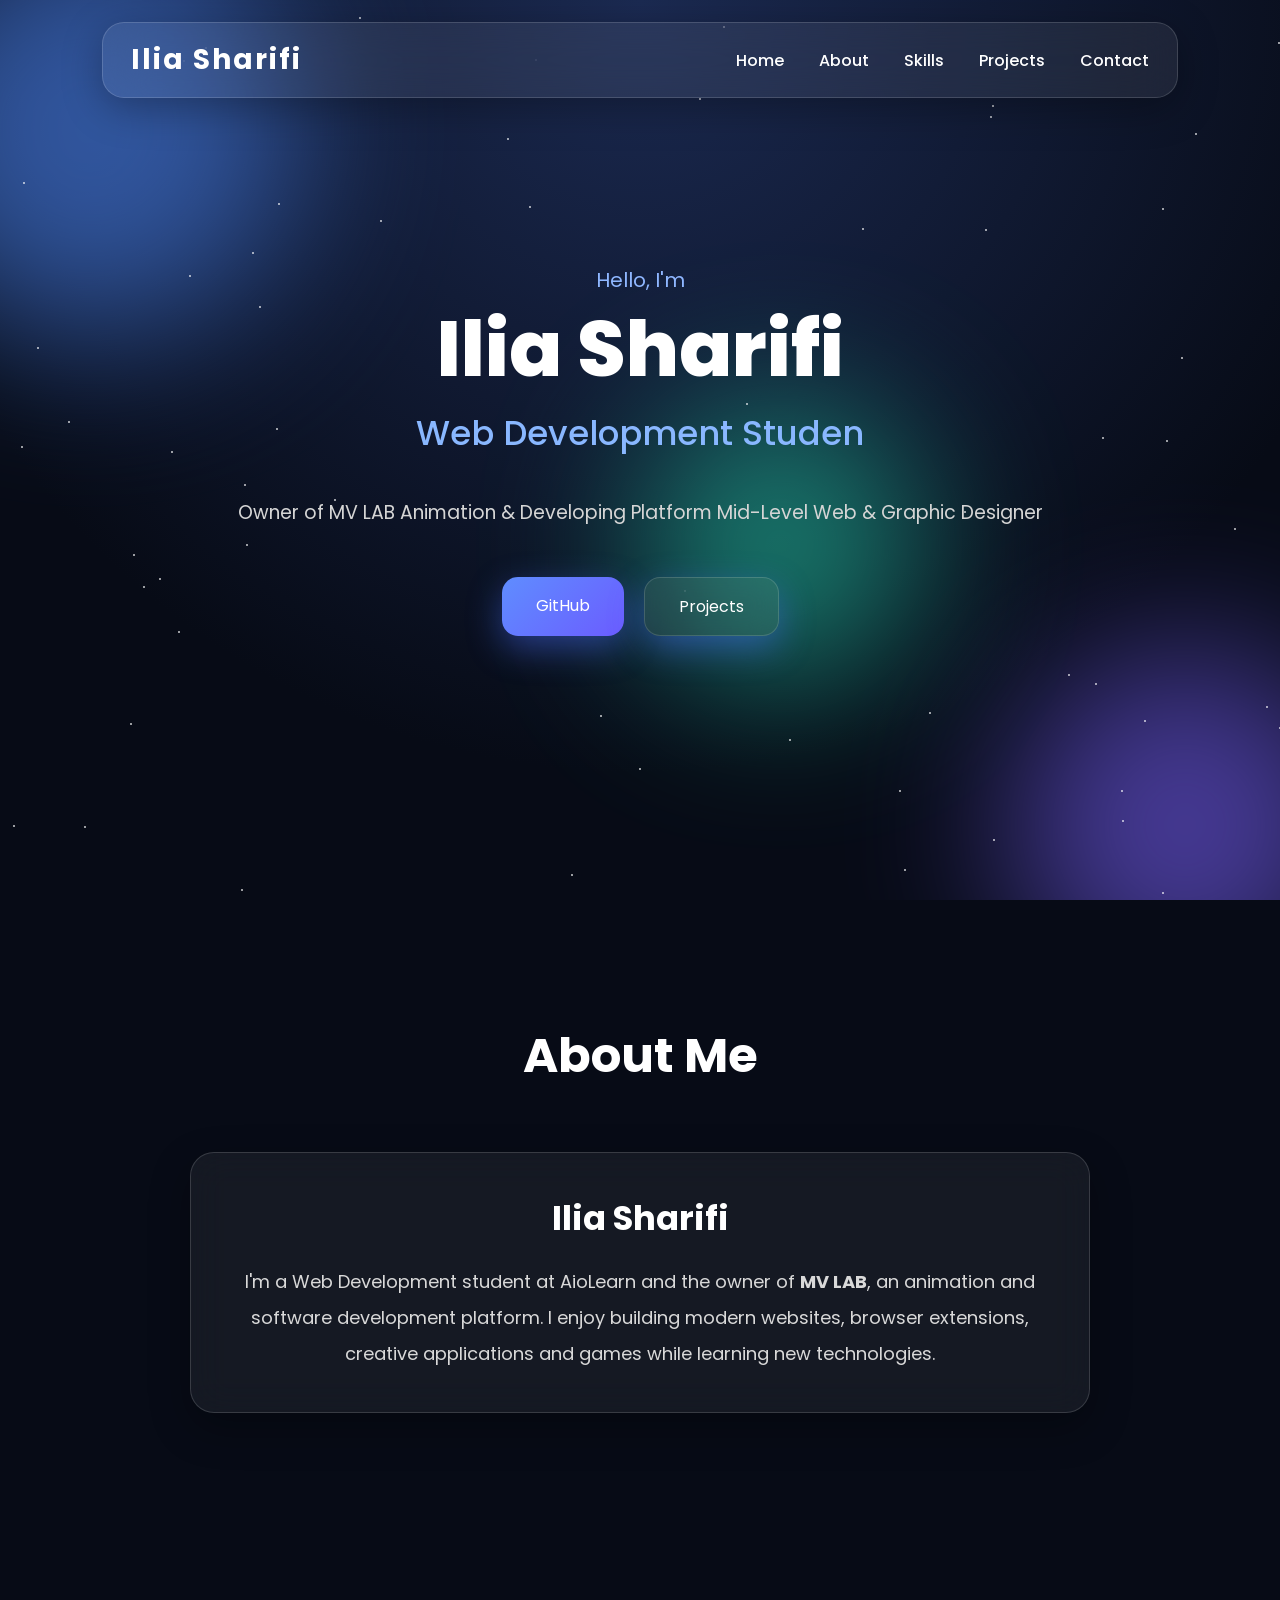
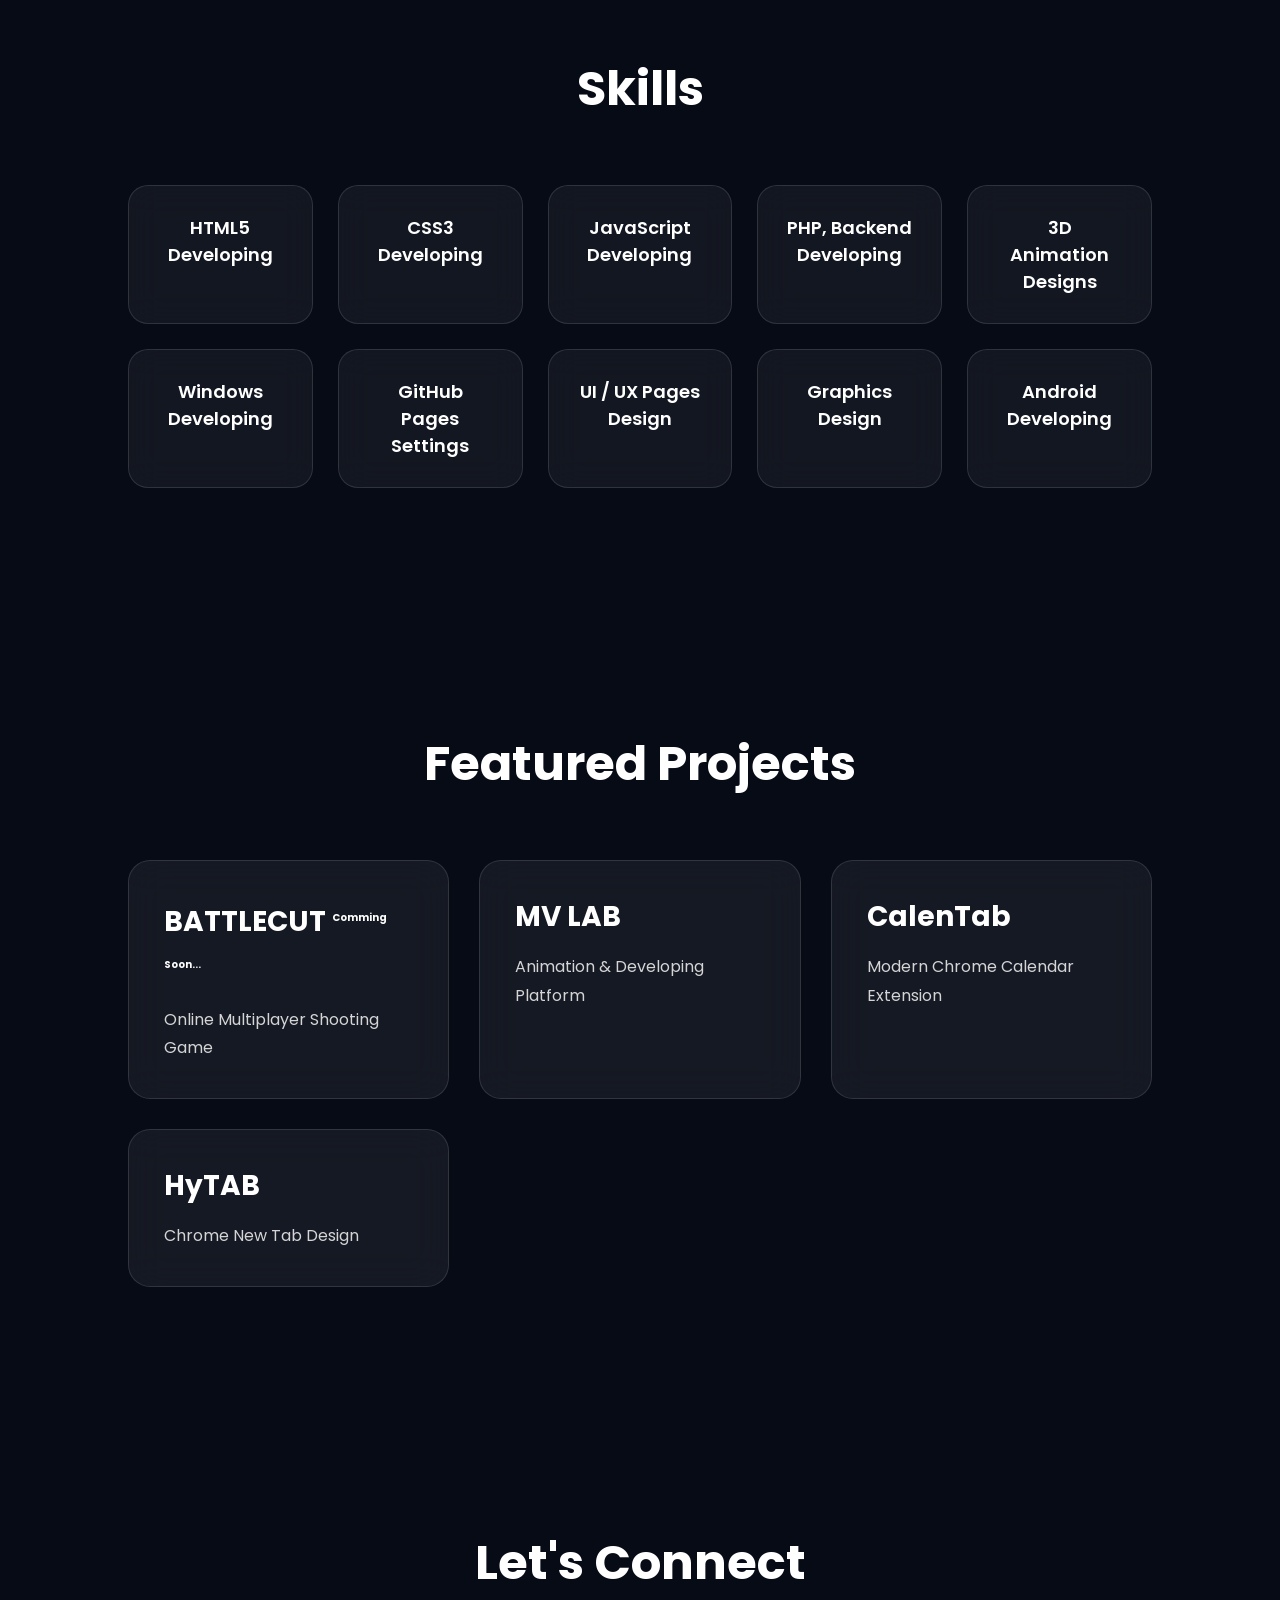
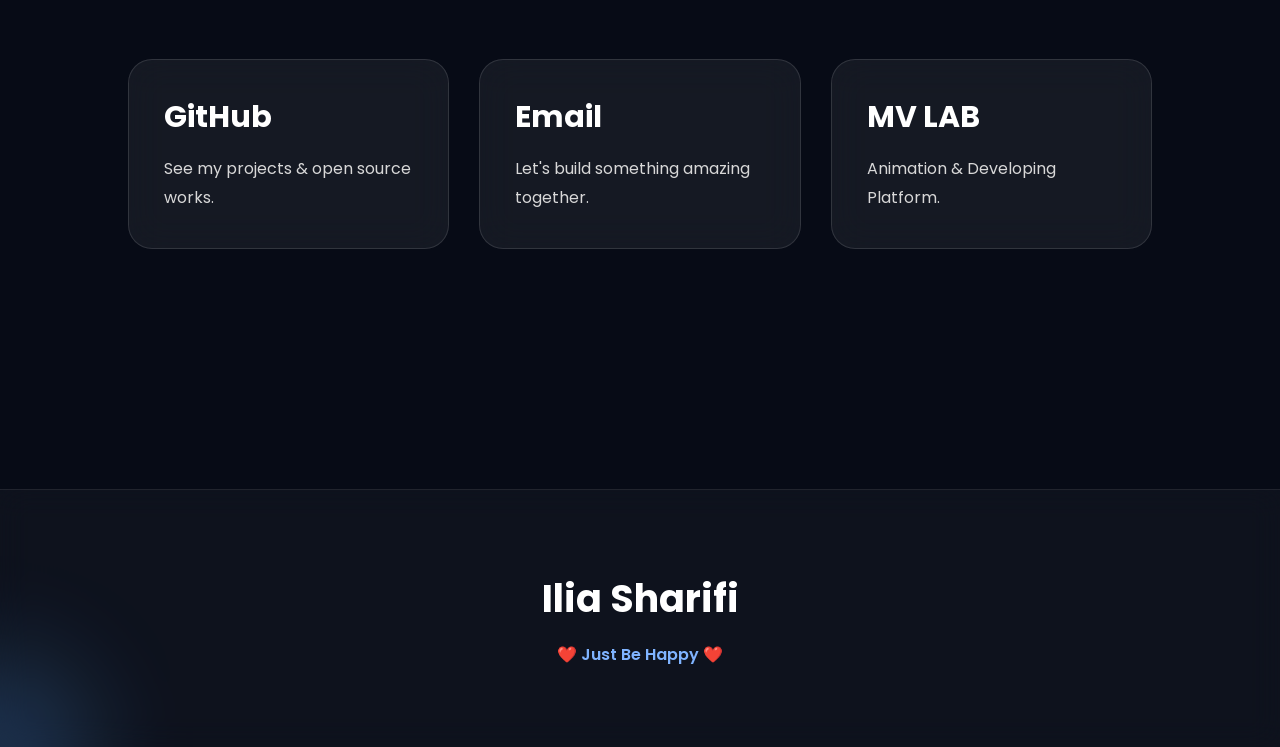
<file: index.html>
<!DOCTYPE html>
<html lang="en">

<head>

<meta charset="UTF-8">
<meta name="viewport" content="width=device-width, initial-scale=1.0">

<title>Ilia Sharifi</title>

<meta name="description" content="Official Portfolio of Ilia Sharifi">

<link rel="preconnect" href="https://fonts.googleapis.com">

<link rel="preconnect" href="https://fonts.gstatic.com" crossorigin>

<link href="https://fonts.googleapis.com/css2?family=Poppins:wght@300;400;500;600;700;800&display=swap" rel="stylesheet">

<link rel="stylesheet" href="style.css">

</head>

<body>

    <!-- ===== Loader ===== -->

<div id="loader">

    <div class="loader-logo">

        Ilia Sharifi

    </div>

</div>


<div class="background">

<div class="circle one"></div>
<div class="circle two"></div>
<div class="circle three"></div>

</div>


<header>

<nav>

<div class="logo">

Ilia Sharifi

</div>

<ul>

<li><a href="#">Home</a></li>

<li><a href="#about">About</a></li>

<li><a href="#skills">Skills</a></li>

<li><a href="#projects">Projects</a></li>

<li><a href="#contact">Contact</a></li>

</ul>

</nav>

</header>



<section class="hero">

<div class="hero-content">

<p class="hello">

Hello, I'm

</p>

<h1>

Ilia Sharifi

</h1>

<h2>

<span id="typing"></span>

</h2>

<p class="desc">

Owner of MV LAB

Animation & Developing Platform

Mid-Level Web & Graphic Designer

</p>

<div class="buttons">

<a href="#contact" class="btn">

GitHub

</a>

<a href="#projects" class="btn secondary">

Projects

</a>

</div>

</div>

</section>

<!-- ================= ABOUT ================= -->

<section id="about" class="section">

    <h2 class="section-title">About Me</h2>

    <div class="glass-card about-card">

        <h3>Ilia Sharifi</h3>

        <p>

            I'm a Web Development student at AioLearn and the owner of
            <strong>MV LAB</strong>, an animation and software development platform.

            I enjoy building modern websites, browser extensions,
            creative applications and games while learning new technologies.

        </p>

    </div>

</section>



<!-- ================= SKILLS ================= -->

<section id="skills" class="section">

<h2 class="section-title">

Skills

</h2>

<div class="skills-grid">

<div class="skill-card">HTML5  Developing</div>

<div class="skill-card">CSS3 Developing</div>

<div class="skill-card">JavaScript Developing</div>

<div class="skill-card">PHP, Backend Developing</div>

<div class="skill-card">3D Animation Designs</div>

<div class="skill-card">Windows Developing</div>

<div class="skill-card">GitHub Pages Settings</div>

<div class="skill-card">UI / UX Pages Design</div>

<div class="skill-card">Graphics Design</div>

<div class="skill-card">Android Developing</div>

</div>

</section>



<!-- ================= PROJECTS ================= -->

<section id="projects" class="section">

<h2 class="section-title">

Featured Projects

</h2>

<div class="projects-grid">

<div class="project-card">

<h3>BATTLECUT <sup><small style="font-size: 10px;">Comming Soon...</small></sup></h3>

<p>

Online Multiplayer Shooting Game

</p>

</div>

<div class="project-card">

<h3>MV LAB</h3>

<p>

Animation & Developing Platform

</p>

</div>

<div class="project-card">

<h3>CalenTab</h3>

<p>

Modern Chrome Calendar Extension

</p>

</div>

<div class="project-card">

<h3>HyTAB</h3>

<p>

Chrome New Tab Design

</p>

</div>

</div>

</section>

<!-- ================= CONTACT ================= -->

<section id="contact" class="section">

    <h2 class="section-title">Let's Connect</h2>

    <div class="contact-grid">

        <a class="contact-card" href="https://github.com/iliasharifi2015" target="_blank">
            <h3>GitHub</h3>
            <p>See my projects & open source works.</p>
        </a>

        <a class="contact-card" href="mailto:iliasharifi2015@gmail.com">
            <h3>Email</h3>
            <p>Let's build something amazing together.</p>
        </a>

        <a class="contact-card" href="comingsoon.html">
            <h3>MV LAB</h3>
            <p>Animation & Developing Platform.</p>
        </a>

    </div>

</section>



<!-- ================= FOOTER ================= -->

<footer>

<h2>Ilia Sharifi</h2>

<span>

❤️ Just Be Happy ❤️

</span>

</footer>

<script src="script.js"></script>

</body>
<div id="cursor-glow"></div>
<div id="scroll-progress"></div>
</html>
</file>
<file: style.css>
/* ==========================
   Google Font & Reset
========================== */
:root{

    --bg:#070B16;
    --bg2:#10172d;

    --text:#ffffff;
    --text2:#d5d5d5;

    --card:rgba(255,255,255,.06);
    --border:rgba(255,255,255,.12);

    --primary:#5f8dff;
    --secondary:#6b5cff;

}


*{
    margin:0;
    padding:0;
    box-sizing:border-box;
}

html{
    scroll-behavior:smooth;
}

body{

    font-family:'Poppins',sans-serif;
    background:var(--bg);
    color:#fff;
    overflow-x:hidden;

}

body.light{

    --bg:#f6f8fc;
    --bg2:#eef4ff;

    --text:#121212;
    --text2:#555;

    --card:rgba(255,255,255,.85);
    --border:#d8dce8;

    --primary:#5f8dff;
    --secondary:#8b7cff;

}

body.light .background{

    background:
    radial-gradient(circle at top,
    #dfe9ff 0%,
    #f6f8fc 75%);

}

body.light .circle{

    opacity:.18;

    filter:blur(100px);

}

body.light .one{

    background:#8db8ff;

}

body.light .two{

    background:#b8a7ff;

}

body.light .three{

    background:#8ff0da;

}

body.light .one{

    transform:scale(.8);

}

body.light .two{

    transform:scale(.8);

}

body.light .three{

    transform:scale(.8);

}

/* ==========================
   Animated Background
========================== */

.background{

    position:fixed;
    inset:0;
    z-index:-5;
    overflow:hidden;

    background:
    radial-gradient(circle at top,#1b2a52 0%,#070B16 70%);

}

.circle{

    position:absolute;
    border-radius:50%;
    filter:blur(80px);
    opacity:.55;

    animation:float 18s infinite ease-in-out;

}

.one{

    width:420px;
    height:420px;

    background:#4f8cff;

    top:-80px;
    left:-120px;

}

.two{

    width:350px;
    height:350px;

    background:#7b61ff;

    bottom:-100px;
    right:-80px;

    animation-delay:4s;

}

.three{

    width:280px;
    height:280px;

    background:#23d5ab;

    top:45%;
    left:50%;

    animation-delay:8s;

}


/* ==========================
   Navbar
========================== */

header{

    position:fixed;

    width:100%;
    top:0;
    left:0;

    padding:22px 8%;

    z-index:999;

}

nav{

    display:flex;

    justify-content:space-between;

    align-items:center;

    padding:16px 28px;

    border-radius:22px;

    backdrop-filter:blur(20px);

    background:rgba(255,255,255,.07);

    border:1px solid rgba(255,255,255,.15);

    box-shadow:
    0 10px 40px rgba(0,0,0,.3);

}

.logo{

    font-size:28px;

    font-weight:700;

    letter-spacing:2px;

}

nav ul{

    display:flex;

    list-style:none;

    gap:35px;

}

nav a{

    color:var(--text);

    text-decoration:none;

    transition:.3s;

    font-weight:500;

}

nav a:hover{

    color:#69b8ff;

}


/* ==========================
   Hero
========================== */

.hero{

    min-height:100vh;

    display:flex;

    justify-content:center;

    align-items:center;

    text-align:center;

    padding:0 25px;

}

.hero-content{

    max-width:850px;

}

.hello{

    font-size:20px;

    color:#8fb7ff;

    margin-bottom:15px;

}

.hero h1{

    font-size:78px;

    line-height:1;

    font-weight:800;

}

.hero h2{

    margin-top:20px;

    color:#89b7ff;

    font-weight:500;

    font-size:34px;

}

.desc{

    margin-top:35px;

    line-height:2;

    color:#d5d5d5;

    font-size:19px;

}


/* ==========================
   Buttons
========================== */

.buttons{

    margin-top:45px;

    display:flex;

    justify-content:center;

    gap:20px;

    flex-wrap:wrap;

}

.btn{

    padding:16px 34px;

    border-radius:16px;

    text-decoration:none;

    color:var(--text);

    background:linear-gradient(135deg,#5f8dff,#6b5cff);

    transition:.35s;

    box-shadow:0 12px 35px rgba(74,109,255,.45);

}

.btn:hover{

    transform:translateY(-6px);

    box-shadow:0 18px 45px rgba(74,109,255,.55);

}

.secondary{

    background:rgba(255,255,255,.08);

    border:1px solid rgba(255,255,255,.15);

    backdrop-filter:blur(16px);

}


/* ==========================
   Floating Animation
========================== */

@keyframes float{

    0%{

        transform:translateY(0px);

    }

    50%{

        transform:translateY(-50px);

    }

    100%{

        transform:translateY(0px);

    }

}


/* ==========================
   Responsive
========================== */

@media(max-width:900px){

.hero h1{

font-size:52px;

}

.hero h2{

font-size:25px;

}

nav ul{

display:none;

}

.logo{

font-size:22px;

}

}

/*==========================
 Scroll Progress
==========================*/

#scroll-progress{

position:fixed;

top:0;

left:0;

width:0%;

height:4px;

background:
linear-gradient(90deg,#4da3ff,#7d6bff);

z-index:99999;

}


/*==========================
 Mouse Glow
==========================*/

#cursor-glow{

position:fixed;

width:280px;

height:280px;

border-radius:50%;

background:
radial-gradient(circle,
rgba(77,163,255,.30),
transparent 70%);

pointer-events:none;

transform:translate(-50%,-50%);

filter:blur(40px);

z-index:-1;

transition:left .08s linear,
top .08s linear;

}


/*==========================
 Hero Animation
==========================*/

.hero-content{

opacity:0;

transform:translateY(60px);

transition:1.2s;

}

.hero-content.show{

opacity:1;

transform:translateY(0);

}


/*==========================
 Stars
==========================*/

.star{

position:fixed;

width:2px;

height:2px;

background:white;

border-radius:50%;

opacity:.8;

animation:twinkle infinite ease-in-out;

pointer-events:none;

z-index:-2;

}


@keyframes twinkle{

0%{

opacity:.1;

transform:scale(.4);

}

50%{

opacity:1;

transform:scale(1.4);

}

100%{

opacity:.1;

transform:scale(.4);

}

}

/*==========================
 Sections
==========================*/

.section{

padding:120px 10%;

}

.section-title{

font-size:48px;

text-align:center;

margin-bottom:60px;

font-weight:700;

}



/*==========================
 Glass Card
==========================*/

.glass-card{

background:rgba(255,255,255,.06);

backdrop-filter:blur(18px);

border:1px solid rgba(255,255,255,.15);

border-radius:24px;

padding:40px;

box-shadow:0 15px 40px rgba(0,0,0,.3);

}

.about-card{

max-width:900px;

margin:auto;

text-align:center;

}

.about-card h3{

font-size:34px;

margin-bottom:20px;

}

.about-card p{

line-height:2;

font-size:18px;

color:#d9d9d9;

}



/*==========================
 Skills
==========================*/

.skills-grid{

display:grid;

grid-template-columns:repeat(auto-fit,minmax(180px,1fr));

gap:25px;

}

.skill-card{

padding:28px;

border-radius:20px;

background:rgba(255,255,255,.05);

backdrop-filter:blur(16px);

border:1px solid rgba(255,255,255,.12);

text-align:center;

font-size:18px;

font-weight:600;

transition:.35s;

cursor:pointer;

}

.skill-card:hover{

transform:translateY(-10px);

background:rgba(90,140,255,.20);

}



/*==========================
 Projects
==========================*/

.projects-grid{

display:grid;

grid-template-columns:repeat(auto-fit,minmax(280px,1fr));

gap:30px;

}

.project-card{

padding:35px;

border-radius:22px;

background:rgba(255,255,255,.06);

backdrop-filter:blur(18px);

border:1px solid rgba(255,255,255,.12);

transition:.35s;

cursor:pointer;

}

.project-card h3{

margin-bottom:15px;

font-size:28px;

}

.project-card p{

color:#d5d5d5;

line-height:1.8;

}

.project-card:hover{

transform:translateY(-12px) scale(1.02);

box-shadow:0 20px 50px rgba(78,123,255,.35);

}

/*==========================
 Contact
==========================*/

.contact-grid{

display:grid;

grid-template-columns:repeat(auto-fit,minmax(280px,1fr));

gap:30px;

}

.contact-card{

display:block;

padding:35px;

border-radius:24px;

background:rgba(255,255,255,.06);

border:1px solid rgba(255,255,255,.12);

backdrop-filter:blur(18px);

text-decoration:none;

color:var(--text);

transition:.35s;

}

.contact-card:hover{

transform:translateY(-12px);

box-shadow:0 20px 50px rgba(90,140,255,.35);

}

.contact-card h3{

font-size:30px;

margin-bottom:15px;

}

.contact-card p{

color:#d8d8d8;

line-height:1.8;

}



/*==========================
 Footer
==========================*/

footer{

padding:80px 20px;

text-align:center;

margin-top:120px;

border-top:1px solid rgba(255,255,255,.08);

background:rgba(255,255,255,.03);

backdrop-filter:blur(15px);

}

footer h2{

font-size:38px;

margin-bottom:15px;

}

footer p{

color:#cfcfcf;

margin-bottom:12px;

}

footer span{

color:#7fb3ff;

font-weight:600;

}

/*==========================
 Reveal Animation
==========================*/

.hidden{

opacity:0;

transform:translateY(80px);

transition:.9s;

}

.visible{

opacity:1;

transform:translateY(0);

}

/*==========================
 LOADER
==========================*/

#loader{

position:fixed;

inset:0;

background:var(--bg);

display:flex;

justify-content:center;

align-items:center;

z-index:999999;

transition:1s;

}

.loader-logo{

font-size:65px;

font-weight:800;

letter-spacing:8px;

animation:pulse 1.5s infinite;

}

.loader-hide{

opacity:0;

visibility:hidden;

}

@keyframes pulse{

0%,100%{

transform:scale(1);

}

50%{

transform:scale(1.08);

}

}



/*==========================
 THEME BUTTON
==========================*/

#themeToggle{

position:fixed;

right:30px;

bottom:30px;

width:58px;

height:58px;

border:none;

border-radius:50%;

background:rgba(255,255,255,.08);

color:var(--text);

font-size:24px;

cursor:pointer;

backdrop-filter:blur(20px);

transition:.3s;

z-index:999;

}

#themeToggle:hover{

transform:scale(1.1);

}



/*==========================
 LIGHT MODE
==========================*/

body.light{

background:#f6f7fb;

color:#111;

}

body.light nav{

background:rgba(255,255,255,.8);

}

body.light .glass-card,
body.light .project-card,
body.light .skill-card,
body.light .contact-card{

background:white;

color:#111;

}

body.light .desc,
body.light p{

color:#444;

}
</file>
